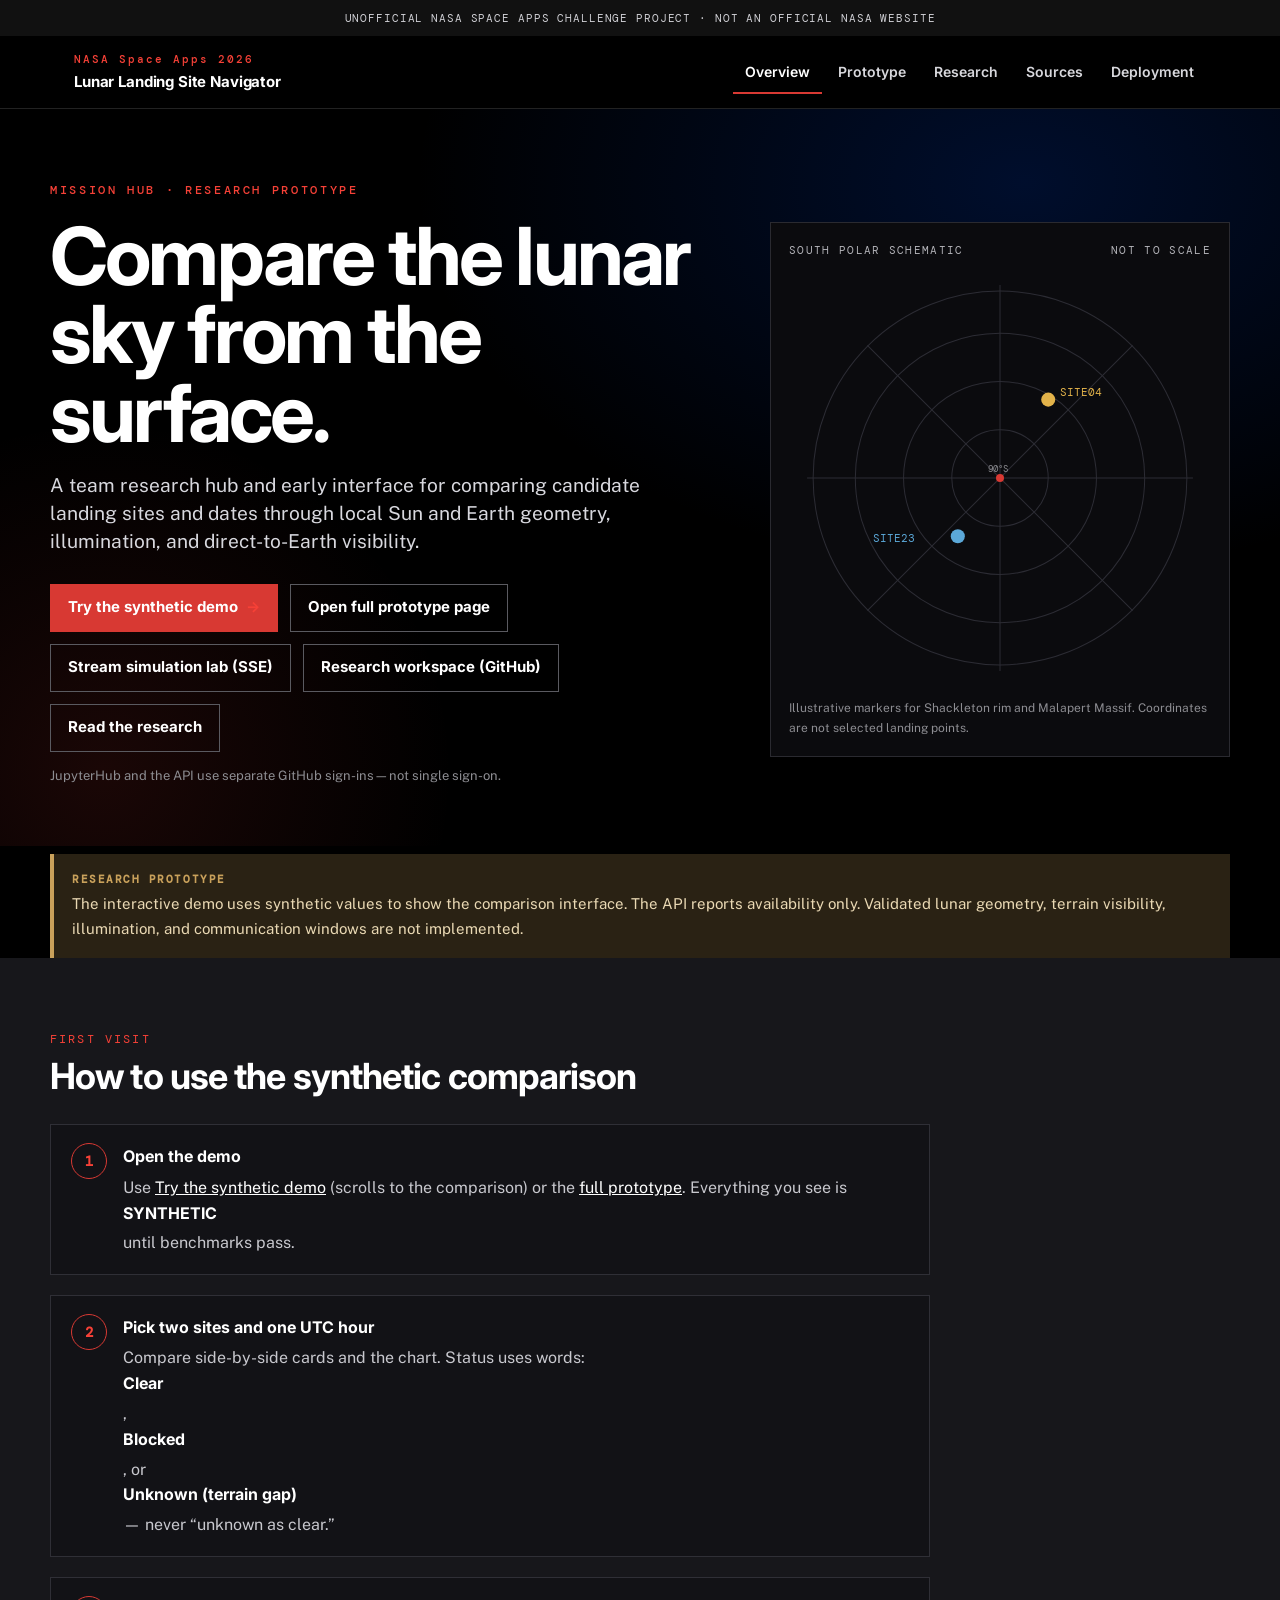
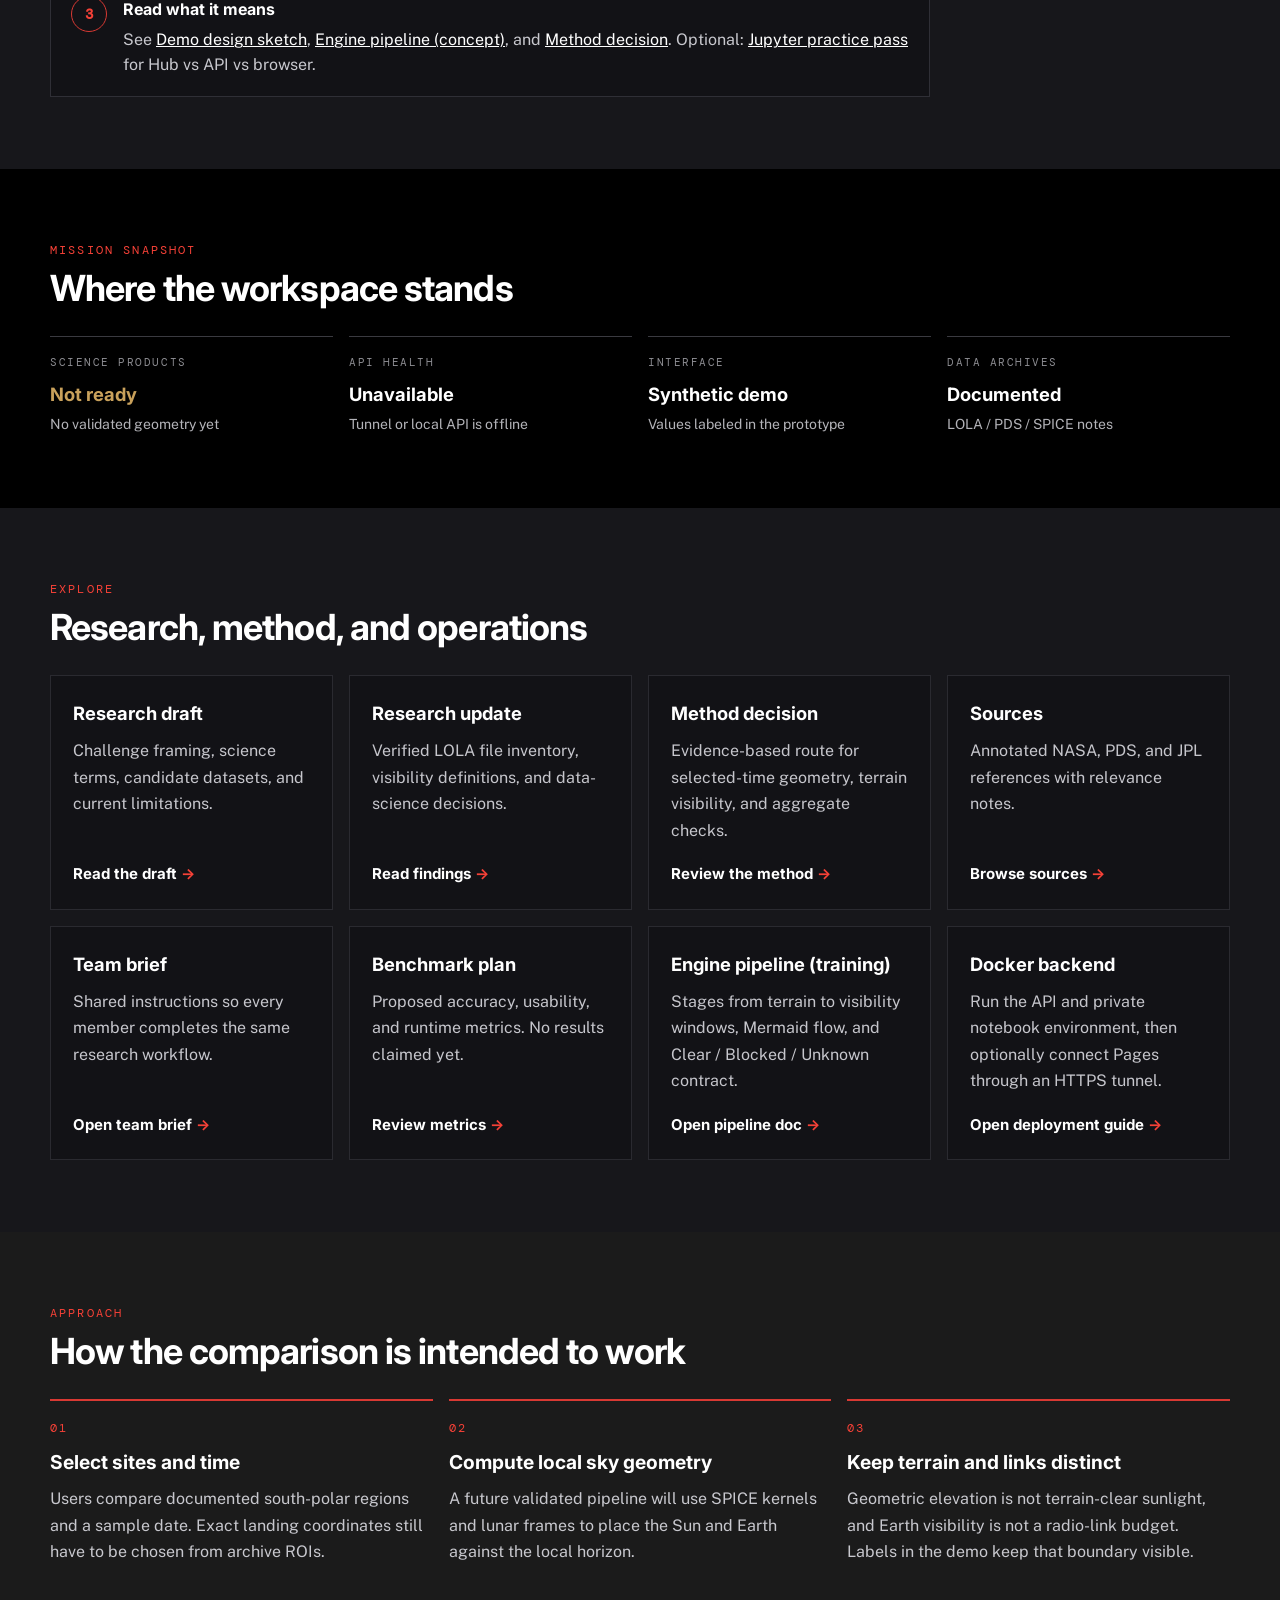
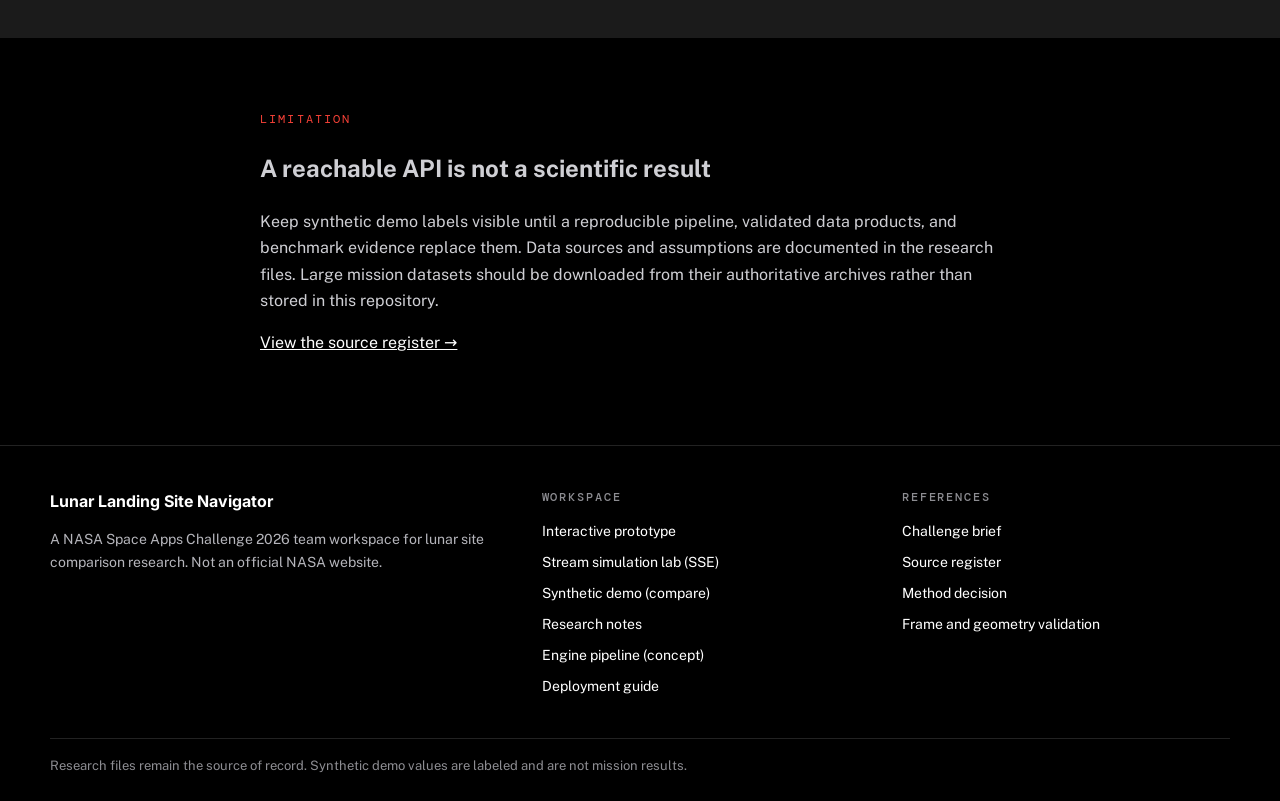
<file: docs/index.html>
<!doctype html>
<html lang="en">
<head>
  <meta charset="utf-8">
  <meta name="viewport" content="width=device-width, initial-scale=1">
  <meta name="description" content="NASA Space Apps 2026 team workspace for comparing lunar landing sites through Sun and Earth geometry research.">
  <title>Lunar Landing Site Navigator</title>
  <link rel="preconnect" href="https://fonts.googleapis.com">
  <link rel="preconnect" href="https://fonts.gstatic.com" crossorigin>
  <link href="https://fonts.googleapis.com/css2?family=DM+Mono:wght@400;500&family=Inter:wght@400;600;700&family=Public+Sans:ital,wght@0,400;0,600;0,700;1,400&display=swap" rel="stylesheet">
  <link rel="stylesheet" href="assets/css/site.css">
</head>
<body data-page="overview" data-root="">
  <a class="skip-link" href="#main">Skip to main content</a>
  <div class="site-banner">Unofficial NASA Space Apps Challenge project · Not an official NASA website</div>
  <header id="site-header" class="site-header"></header>
  <main id="main">
    <section class="hero">
      <div class="wrap hero-grid">
        <div class="hero-copy">
          <p class="kicker">Mission hub · Research prototype</p>
          <h1>Compare the lunar sky from the surface.</h1>
          <p class="lead">A team research hub and early interface for comparing candidate landing sites and dates through local Sun and Earth geometry, illumination, and direct-to-Earth visibility.</p>
          <div class="hero-actions">
            <a class="btn btn-primary" href="prototype/#compare-demo">Try the synthetic demo <span class="arrow" aria-hidden="true">→</span></a>
            <a class="btn btn-ghost" href="prototype/">Open full prototype page</a>
            <a class="btn btn-ghost" href="prototype/stream.html">Stream simulation lab (SSE)</a>
            <a class="btn btn-ghost" id="hub-entry-link" href="#" rel="noopener">Research workspace (GitHub)</a>
            <a class="btn btn-ghost" href="documents.html?doc=RESEARCH_DRAFT.md">Read the research</a>
          </div>
          <p class="hero-note" id="team-auth-note">JupyterHub and the API use separate GitHub sign-ins—not single sign-on.</p>
        </div>
        <aside class="polar-panel" aria-label="Illustrative south-polar site map">
          <div class="polar-meta"><span>South polar schematic</span><span>Not to scale</span></div>
          <svg class="polar-svg" viewBox="0 0 420 420" role="img" aria-label="Illustrative south pole grid with two candidate regions marked">
            <rect width="420" height="420" fill="#0b0b0e"/>
            <g fill="none" stroke="#2c2c34" stroke-width="1">
              <circle cx="210" cy="210" r="48"/>
              <circle cx="210" cy="210" r="96"/>
              <circle cx="210" cy="210" r="144"/>
              <circle cx="210" cy="210" r="186"/>
              <path d="M210 18V402 M18 210H402 M78 78L342 342 M342 78L78 342"/>
            </g>
            <circle cx="210" cy="210" r="4" fill="#d83933"/>
            <circle cx="258" cy="132" r="7" fill="#e3b34a"/>
            <circle cx="168" cy="268" r="7" fill="#5ba8d8"/>
            <text x="270" y="128" fill="#e3b34a" font-size="11" font-family="DM Mono, monospace">SITE04</text>
            <text x="84" y="274" fill="#5ba8d8" font-size="11" font-family="DM Mono, monospace">SITE23</text>
            <text x="198" y="204" fill="#8d8d92" font-size="9" font-family="DM Mono, monospace">90°S</text>
          </svg>
          <p class="polar-caption">Illustrative markers for Shackleton rim and Malapert Massif. Coordinates are not selected landing points.</p>
        </aside>
      </div>
    </section>

    <div class="wrap">
      <div class="alert" role="status">
        <div>
          <strong>Research prototype</strong>
          <p>The interactive demo uses synthetic values to show the comparison interface. The API reports availability only. Validated lunar geometry, terrain visibility, illumination, and communication windows are not implemented.</p>
        </div>
      </div>
    </div>

    <section class="band band-carbon" aria-labelledby="onboard-title">
      <div class="wrap">
        <div class="section-head">
          <div>
            <p class="section-kicker">First visit</p>
            <h2 id="onboard-title">How to use the synthetic comparison</h2>
          </div>
        </div>
        <ol class="flow-steps" role="list">
          <li>
            <span class="flow-step-num" aria-hidden="true">1</span>
            <div>
              <strong>Open the demo</strong>
              <p>Use <a href="prototype/#compare-demo">Try the synthetic demo</a> (scrolls to the comparison) or the <a href="prototype/">full prototype</a>. Everything you see is <strong>SYNTHETIC</strong> until benchmarks pass.</p>
            </div>
          </li>
          <li>
            <span class="flow-step-num" aria-hidden="true">2</span>
            <div>
              <strong>Pick two sites and one UTC hour</strong>
              <p>Compare side-by-side cards and the chart. Status uses words: <strong>Clear</strong>, <strong>Blocked</strong>, or <strong>Unknown (terrain gap)</strong> — never “unknown as clear.”</p>
            </div>
          </li>
          <li>
            <span class="flow-step-num" aria-hidden="true">3</span>
            <div>
              <strong>Read what it means</strong>
              <p>See <a href="documents.html?doc=DEMO_DESIGN_SKETCH.md">Demo design sketch</a>, <a href="documents.html?doc=ENGINE_CALCULATION_PIPELINE.md">Engine pipeline (concept)</a>, and <a href="documents.html?doc=METHOD_DECISION.md">Method decision</a>. Optional: <a href="documents.html?doc=JUPYTER_PRACTICE_PASS.md">Jupyter practice pass</a> for Hub vs API vs browser.</p>
            </div>
          </li>
        </ol>
      </div>
    </section>

    <section class="band band-black" aria-labelledby="snapshot-title">
      <div class="wrap">
        <div class="section-head">
          <div>
            <p class="section-kicker">Mission snapshot</p>
            <h2 id="snapshot-title">Where the workspace stands</h2>
          </div>
        </div>
        <div class="stat-grid">
          <div class="stat warn">
            <small>Science products</small>
            <strong>Not ready</strong>
            <div class="state">No validated geometry yet</div>
          </div>
          <div class="stat" id="api-stat">
            <small>API health</small>
            <strong id="api-stat-value">Checking</strong>
            <div class="state" id="api-stat-note">Service availability only</div>
          </div>
          <div class="stat">
            <small>Interface</small>
            <strong>Synthetic demo</strong>
            <div class="state">Values labeled in the prototype</div>
          </div>
          <div class="stat">
            <small>Data archives</small>
            <strong>Documented</strong>
            <div class="state">LOLA / PDS / SPICE notes</div>
          </div>
        </div>
      </div>
    </section>

    <section class="band band-carbon" aria-labelledby="explore-title">
      <div class="wrap">
        <div class="section-head">
          <div>
            <p class="section-kicker">Explore</p>
            <h2 id="explore-title">Research, method, and operations</h2>
          </div>
        </div>
        <div class="card-grid">
          <article class="card">
            <h3>Research draft</h3>
            <p>Challenge framing, science terms, candidate datasets, and current limitations.</p>
            <a class="card-link" href="documents.html?doc=RESEARCH_DRAFT.md">Read the draft</a>
          </article>
          <article class="card">
            <h3>Research update</h3>
            <p>Verified LOLA file inventory, visibility definitions, and data-science decisions.</p>
            <a class="card-link" href="documents.html?doc=RESEARCH_UPDATE.md">Read findings</a>
          </article>
          <article class="card">
            <h3>Method decision</h3>
            <p>Evidence-based route for selected-time geometry, terrain visibility, and aggregate checks.</p>
            <a class="card-link" href="documents.html?doc=METHOD_DECISION.md">Review the method</a>
          </article>
          <article class="card">
            <h3>Sources</h3>
            <p>Annotated NASA, PDS, and JPL references with relevance notes.</p>
            <a class="card-link" href="documents.html?doc=SOURCES.md">Browse sources</a>
          </article>
          <article class="card">
            <h3>Team brief</h3>
            <p>Shared instructions so every member completes the same research workflow.</p>
            <a class="card-link" href="documents.html?doc=TEAM_BRIEF.md">Open team brief</a>
          </article>
          <article class="card">
            <h3>Benchmark plan</h3>
            <p>Proposed accuracy, usability, and runtime metrics. No results claimed yet.</p>
            <a class="card-link" href="documents.html?doc=BENCHMARK_PLAN.md">Review metrics</a>
          </article>
          <article class="card">
            <h3>Engine pipeline (training)</h3>
            <p>Stages from terrain to visibility windows, Mermaid flow, and Clear / Blocked / Unknown contract.</p>
            <a class="card-link" href="documents.html?doc=ENGINE_CALCULATION_PIPELINE.md">Open pipeline doc</a>
          </article>
          <article class="card">
            <h3>Docker backend</h3>
            <p>Run the API and private notebook environment, then optionally connect Pages through an HTTPS tunnel.</p>
            <a class="card-link" href="documents.html?doc=DEPLOYMENT.md">Open deployment guide</a>
          </article>
        </div>
      </div>
    </section>

    <section class="band band-ink" aria-labelledby="approach-title">
      <div class="wrap">
        <div class="section-head">
          <div>
            <p class="section-kicker">Approach</p>
            <h2 id="approach-title">How the comparison is intended to work</h2>
          </div>
        </div>
        <div class="step-grid">
          <article class="step">
            <div class="step-num">01</div>
            <h3>Select sites and time</h3>
            <p>Users compare documented south-polar regions and a sample date. Exact landing coordinates still have to be chosen from archive ROIs.</p>
          </article>
          <article class="step">
            <div class="step-num">02</div>
            <h3>Compute local sky geometry</h3>
            <p>A future validated pipeline will use SPICE kernels and lunar frames to place the Sun and Earth against the local horizon.</p>
          </article>
          <article class="step">
            <div class="step-num">03</div>
            <h3>Keep terrain and links distinct</h3>
            <p>Geometric elevation is not terrain-clear sunlight, and Earth visibility is not a radio-link budget. Labels in the demo keep that boundary visible.</p>
          </article>
        </div>
      </div>
    </section>

    <section class="band band-black">
      <div class="wrap limit-box">
        <p class="section-kicker">Limitation</p>
        <h2>A reachable API is not a scientific result</h2>
        <p>Keep synthetic demo labels visible until a reproducible pipeline, validated data products, and benchmark evidence replace them. Data sources and assumptions are documented in the research files. Large mission datasets should be downloaded from their authoritative archives rather than stored in this repository.</p>
        <p><a href="documents.html?doc=SOURCES.md">View the source register →</a></p>
      </div>
    </section>
  </main>
  <footer id="site-footer" class="site-footer"></footer>
  <script src="assets/js/navigator-config.js"></script>
  <script src="prototype/config.js"></script>
  <script src="assets/js/site.js"></script>
  <script>
    (function () {
      const hub = window.NAVIGATOR_CONFIG?.hubBaseUrl?.replace(/\/$/, "");
      const link = document.getElementById("hub-entry-link");
      if (link && hub) link.href = hub + "/";
    })();
  </script>
  <script>
    (async function () {
      const value = document.getElementById("api-stat-value");
      const note = document.getElementById("api-stat-note");
      const stat = document.getElementById("api-stat");
      const baseUrl = window.NAVIGATOR_CONFIG?.apiBaseUrl?.replace(/\/$/, "");
      if (!baseUrl) {
        value.textContent = "Not connected";
        return;
      }
      try {
        const response = await fetch(`${baseUrl}/health`, { headers: { Accept: "application/json" } });
        const health = await response.json();
        value.textContent = "Reachable";
        stat.classList.add("online");
        note.textContent = health.science_calculations_ready
          ? "Science still requires validation"
          : "Calculations are not implemented";
      } catch {
        value.textContent = "Unavailable";
        note.textContent = "Tunnel or local API is offline";
      }
    })();
  </script>
</body>
</html>
</file>
<file: docs/assets/css/site.css>
:root {
  --nasa-red: #d83933;
  --nasa-red-bright: #f64137;
  --nasa-blue: #0032a0;
  --black: #000;
  --carbon: #17171b;
  --ink: #1b1b1b;
  --graphite: #2b2b30;
  --paper: #f6f6f6;
  --white: #fff;
  --muted: #8d8d92;
  --label: #b3b3b8;
  --line: #2e2e34;
  --gold: #c9a15b;
  --gold-bg: #2a2214;
  --green: #3ea072;
  --green-bg: #10251c;
  --sun: #e3b34a;
  --earth: #5ba8d8;
  --danger: #ff8a8a;
  --header-h: 72px;
  --banner-h: 36px;
  --max: 1180px;
  --font-ui: Inter, ui-sans-serif, system-ui, sans-serif;
  --font-body: "Public Sans", ui-sans-serif, system-ui, sans-serif;
  --font-mono: "DM Mono", ui-monospace, monospace;
}

*,
*::before,
*::after { box-sizing: border-box; }

html { scroll-behavior: smooth; }

body {
  margin: 0;
  min-height: 100vh;
  background: var(--black);
  color: var(--white);
  font-family: var(--font-body);
  font-size: 16px;
  line-height: 1.65;
}

img, svg { max-width: 100%; display: block; }
button, input, select { font: inherit; color: inherit; }
a { color: inherit; }
.visually-hidden {
  position: absolute;
  width: 1px;
  height: 1px;
  overflow: hidden;
  clip: rect(0, 0, 0, 0);
  white-space: nowrap;
}

.skip-link {
  position: absolute;
  left: 12px;
  top: -48px;
  z-index: 80;
  background: var(--nasa-red);
  color: var(--white);
  padding: 8px 12px;
  font-family: var(--font-ui);
  font-weight: 700;
}
.skip-link:focus { top: 8px; }

.site-banner {
  min-height: var(--banner-h);
  background: #111;
  color: #cfcfd4;
  font-family: var(--font-mono);
  font-size: 11px;
  letter-spacing: .08em;
  text-transform: uppercase;
  display: flex;
  align-items: center;
  justify-content: center;
  padding: 8px 16px;
  text-align: center;
}

.site-header {
  position: sticky;
  top: 0;
  z-index: 40;
  background: rgba(0, 0, 0, .92);
  backdrop-filter: blur(16px);
  border-bottom: 1px solid #222;
}

.header-inner {
  max-width: var(--max);
  margin: 0 auto;
  min-height: var(--header-h);
  padding: 0 24px;
  display: flex;
  align-items: center;
  justify-content: space-between;
  gap: 24px;
}

.brand {
  display: flex;
  flex-direction: column;
  gap: 2px;
  text-decoration: none;
  min-width: 0;
}
.brand-kicker {
  font-family: var(--font-mono);
  font-size: 11px;
  letter-spacing: .18em;
  color: var(--nasa-red-bright);
  font-weight: 500;
}
.brand-name {
  font-family: var(--font-ui);
  font-weight: 700;
  font-size: 15px;
  letter-spacing: -.01em;
}

.nav-toggle {
  display: none;
  background: transparent;
  border: 1px solid #444;
  color: var(--white);
  width: 44px;
  height: 44px;
  border-radius: 2px;
}
.nav-toggle span {
  display: block;
  width: 18px;
  height: 1.5px;
  background: currentColor;
  margin: 4px auto;
}

.site-nav {
  display: flex;
  align-items: center;
  gap: 4px;
}
.site-nav a {
  font-family: var(--font-ui);
  font-size: 14px;
  font-weight: 600;
  text-decoration: none;
  padding: 10px 12px;
  color: #d7d7dc;
}
.site-nav a:hover,
.site-nav a:focus-visible { color: var(--white); }
.site-nav a[aria-current="page"] {
  color: var(--white);
  box-shadow: inset 0 -2px 0 var(--nasa-red);
}

.wrap {
  width: min(100% - 48px, var(--max));
  margin-inline: auto;
}

.hero {
  position: relative;
  overflow: hidden;
  padding: 72px 0 48px;
  background:
    radial-gradient(ellipse at 80% 10%, rgba(0, 50, 160, .28), transparent 42%),
    radial-gradient(circle at 8% 90%, rgba(216, 57, 51, .12), transparent 26%),
    var(--black);
}
.hero-grid {
  display: grid;
  grid-template-columns: minmax(0, 1.15fr) minmax(280px, .85fr);
  gap: 48px;
  align-items: center;
}
.hero-copy { max-width: 640px; }
.kicker {
  font-family: var(--font-mono);
  font-size: 12px;
  font-weight: 500;
  letter-spacing: .22em;
  text-transform: uppercase;
  color: var(--nasa-red-bright);
  margin: 0 0 16px;
}
.hero h1,
.page-hero h1 {
  font-family: var(--font-ui);
  font-weight: 700;
  letter-spacing: -.035em;
  line-height: .98;
  margin: 0 0 20px;
  font-size: clamp(2.6rem, 7vw, 5rem);
}
.lead {
  font-size: clamp(1.05rem, 2vw, 1.2rem);
  font-weight: 400;
  line-height: 1.45;
  color: #d8d8de;
  margin: 0 0 28px;
  max-width: 46rem;
}
.hero-actions {
  display: flex;
  flex-wrap: wrap;
  gap: 12px;
}

.btn {
  display: inline-flex;
  align-items: center;
  justify-content: center;
  gap: 8px;
  min-height: 48px;
  padding: 0 18px;
  border: 0;
  text-decoration: none;
  font-family: var(--font-ui);
  font-weight: 700;
  font-size: 15px;
  cursor: pointer;
}
.btn-primary {
  background: var(--nasa-red);
  color: var(--white);
}
.btn-primary:hover,
.btn-primary:focus-visible { background: #c12f2a; }
.btn-ghost {
  background: transparent;
  color: var(--white);
  box-shadow: inset 0 0 0 1px #5a5a60;
}
.btn-ghost:hover,
.btn-ghost:focus-visible { box-shadow: inset 0 0 0 1px var(--white); }
.btn .arrow { color: var(--nasa-red-bright); }

.polar-panel {
  position: relative;
  aspect-ratio: 1;
  max-width: 460px;
  margin-left: auto;
  border: 1px solid #2a2a30;
  background: #0b0b0e;
  padding: 18px;
}
.polar-meta {
  display: flex;
  justify-content: space-between;
  font-family: var(--font-mono);
  font-size: 11px;
  letter-spacing: .12em;
  text-transform: uppercase;
  color: var(--label);
  margin-bottom: 8px;
}
.polar-svg { width: 100%; height: auto; }
.polar-caption {
  margin: 10px 0 0;
  color: var(--muted);
  font-size: 12px;
}

.alert {
  display: flex;
  gap: 16px;
  padding: 16px 18px;
  border-left: 4px solid var(--gold);
  background: var(--gold-bg);
  color: #f3e4c4;
  margin: 8px 0 0;
}
.alert strong {
  display: block;
  font-family: var(--font-mono);
  font-size: 11px;
  letter-spacing: .14em;
  text-transform: uppercase;
  color: var(--gold);
  margin-bottom: 4px;
}
.alert p { margin: 0; color: #ead9b4; font-size: 15px; }

.band { padding: 72px 0; }
.band-carbon { background: var(--carbon); }
.band-ink { background: var(--ink); }
.band-black { background: var(--black); }

.section-head {
  display: flex;
  justify-content: space-between;
  align-items: end;
  gap: 24px;
  margin-bottom: 28px;
}
.section-head h2,
.page-hero h2,
.doc-article h1 {
  font-family: var(--font-ui);
  font-weight: 700;
  letter-spacing: -.025em;
  line-height: 1.08;
  margin: 0;
  font-size: clamp(1.7rem, 3vw, 2.25rem);
}
.section-kicker {
  font-family: var(--font-mono);
  font-size: 12px;
  letter-spacing: .18em;
  text-transform: uppercase;
  color: var(--nasa-red-bright);
  margin: 0 0 8px;
}

.stat-grid,
.card-grid,
.step-grid {
  display: grid;
  gap: 16px;
}
.stat-grid { grid-template-columns: repeat(4, 1fr); }
.card-grid { grid-template-columns: repeat(auto-fit, minmax(250px, 1fr)); }
.step-grid { grid-template-columns: repeat(3, 1fr); }

.stat {
  border-top: 1px solid #3a3a40;
  padding-top: 16px;
}
.stat small {
  display: block;
  font-family: var(--font-mono);
  font-size: 11px;
  letter-spacing: .14em;
  text-transform: uppercase;
  color: var(--muted);
  margin-bottom: 8px;
}
.stat strong {
  display: block;
  font-family: var(--font-ui);
  font-size: 1.15rem;
  font-weight: 700;
}
.stat .state { color: var(--label); font-size: 14px; margin-top: 4px; }
.stat.online strong { color: var(--green); }
.stat.warn strong { color: var(--gold); }

.card {
  background: #121216;
  border: 1px solid #2a2a30;
  padding: 22px;
  display: flex;
  flex-direction: column;
  min-height: 100%;
}
.card h3 {
  font-family: var(--font-ui);
  font-size: 1.15rem;
  margin: 0 0 10px;
}
.card p {
  color: #c6c6cc;
  margin: 0 0 18px;
  flex: 1;
}
.card-link {
  font-family: var(--font-ui);
  font-weight: 700;
  font-size: 15px;
  text-decoration: none;
  color: var(--white);
}
.card-link::after {
  content: " →";
  color: var(--nasa-red-bright);
}
.card-link:hover { text-decoration: underline; }
.card:hover { border-color: #4a4a52; }

.step {
  border-top: 2px solid var(--nasa-red);
  padding-top: 18px;
}
.step-num {
  font-family: var(--font-mono);
  color: var(--nasa-red-bright);
  letter-spacing: .16em;
  font-size: 12px;
}
.step h3 {
  font-family: var(--font-ui);
  margin: 8px 0;
  font-size: 1.2rem;
}
.step p { margin: 0; color: #c8c8ce; }

.flow-steps {
  list-style: none;
  margin: 0;
  padding: 0;
  max-width: 880px;
  display: flex;
  flex-direction: column;
  gap: 20px;
}
.flow-steps li {
  display: grid;
  grid-template-columns: auto 1fr;
  gap: 16px;
  align-items: start;
  padding: 18px 20px;
  border: 1px solid #2f2f36;
  background: #121216;
}
.flow-step-num {
  display: flex;
  align-items: center;
  justify-content: center;
  width: 36px;
  height: 36px;
  border-radius: 50%;
  border: 1px solid var(--nasa-red);
  color: var(--nasa-red-bright);
  font-family: var(--font-mono);
  font-size: 14px;
  font-weight: 700;
}
.flow-steps strong { color: var(--white); display: block; margin-bottom: 6px; font-family: var(--font-ui); }
.flow-steps p { margin: 0; color: #c8c8ce; line-height: 1.55; }
.flow-steps a { color: var(--white); }

.limit-box {
  max-width: 760px;
  color: #cfcfd4;
}
.limit-box a { color: var(--white); }

.site-footer {
  border-top: 1px solid #222;
  background: var(--black);
  padding: 42px 0 24px;
  color: #b5b5bb;
  font-size: 14px;
}
.footer-grid {
  display: grid;
  grid-template-columns: 1.4fr 1fr 1fr;
  gap: 32px;
  margin-bottom: 32px;
}
.footer-brand {
  font-family: var(--font-ui);
  font-weight: 700;
  color: var(--white);
  font-size: 16px;
  margin-bottom: 8px;
}
.site-footer a { color: var(--white); text-decoration: none; }
.site-footer a:hover { text-decoration: underline; }
.site-footer ul { list-style: none; margin: 0; padding: 0; }
.site-footer li { margin: 0 0 8px; }
.footer-col h2 {
  font-family: var(--font-mono);
  font-size: 12px;
  letter-spacing: .16em;
  text-transform: uppercase;
  color: var(--muted);
  margin: 0 0 12px;
  font-weight: 500;
}
.footer-legal {
  border-top: 1px solid #222;
  padding-top: 16px;
  color: #8d8d92;
  font-size: 13px;
}

/* Documents: NASAWDS-style light reading surface */
body.theme-docs {
  background: var(--paper);
  color: #1b1b1b;
}
body.theme-docs .site-header {
  background: rgba(0, 0, 0, .96);
  color: var(--white);
}
body.theme-docs .site-footer {
  background: var(--black);
  color: #b5b5bb;
}
.doc-shell {
  display: grid;
  grid-template-columns: 250px minmax(0, 1fr) 210px;
  gap: 36px;
  width: min(100% - 48px, 1240px);
  margin: 0 auto;
  padding: 36px 0 80px;
  align-items: start;
}
.doc-nav,
.doc-toc {
  position: sticky;
  top: calc(var(--header-h) + 24px);
}
.doc-nav h2,
.doc-toc h2 {
  font-family: var(--font-mono);
  font-size: 11px;
  letter-spacing: .16em;
  text-transform: uppercase;
  color: #6b6b70;
  margin: 0 0 12px;
  font-weight: 500;
}
.doc-nav a,
.doc-toc a {
  display: block;
  text-decoration: none;
  color: #2b2b30;
  padding: 8px 0 8px 12px;
  border-left: 2px solid transparent;
  font-family: var(--font-ui);
  font-size: 14px;
  font-weight: 600;
}
.doc-nav a:hover,
.doc-toc a:hover { color: var(--nasa-blue); }
.doc-nav a[aria-current="page"] {
  border-left-color: var(--nasa-red);
  color: var(--nasa-red);
}
.doc-toc a {
  font-weight: 400;
  color: #4a4a50;
  font-size: 13px;
}
.doc-nav-select { display: none; width: 100%; margin-bottom: 20px; min-height: 44px; background: var(--white); border: 1px solid #cfcfd4; padding: 8px; }

.doc-article {
  background: var(--white);
  border: 1px solid #e4e4e7;
  padding: clamp(24px, 4vw, 48px);
  min-height: 60vh;
}
.doc-article .doc-kicker {
  font-family: var(--font-mono);
  font-size: 12px;
  letter-spacing: .16em;
  text-transform: uppercase;
  color: var(--nasa-red);
  margin: 0 0 10px;
}
.doc-article h1 {
  color: #111;
  margin-bottom: 12px;
}
.doc-article h2,
.doc-article h3,
.doc-article h4 {
  font-family: var(--font-ui);
  color: #111;
  letter-spacing: -.02em;
  scroll-margin-top: 96px;
}
.doc-article h2 { font-size: 1.55rem; margin: 2rem 0 .8rem; }
.doc-article h3 { font-size: 1.2rem; margin: 1.6rem 0 .6rem; }
.doc-article p, .doc-article li { color: #2c2c32; }
.doc-article a { color: var(--nasa-blue); }
.doc-article a:hover { color: var(--nasa-red); }
.doc-article .table-wrap { overflow-x: auto; margin: 16px 0 24px; }
.doc-article table {
  width: 100%;
  border-collapse: collapse;
  font-size: 14.5px;
}
.doc-article th,
.doc-article td {
  border-bottom: 1px solid #e6e6ea;
  text-align: left;
  padding: 10px 12px 10px 0;
  vertical-align: top;
}
.doc-article th { font-family: var(--font-ui); font-size: 12px; letter-spacing: .04em; text-transform: uppercase; color: #555; }
.doc-article pre {
  background: #17171b;
  color: #f3f3f6;
  padding: 16px;
  overflow-x: auto;
  font-family: var(--font-mono);
  font-size: 13px;
  position: relative;
}
.doc-article code {
  font-family: var(--font-mono);
  font-size: .92em;
  background: #f0f0f2;
  padding: .1em .35em;
}
.doc-article pre code { background: transparent; padding: 0; color: inherit; }
.doc-article blockquote {
  margin: 16px 0;
  padding: 4px 0 4px 16px;
  border-left: 4px solid var(--nasa-red);
  color: #444;
}
.doc-article hr { border: 0; border-top: 1px solid #e6e6ea; margin: 28px 0; }
.doc-status {
  background: #fff6e8;
  border: 1px solid #ead7a8;
  color: #5c4716;
  padding: 12px 14px;
  margin: 0 0 24px;
  font-size: 14px;
}
.doc-error { color: #8a1f1a; }
.doc-loading { color: #666; }

.copy-btn {
  position: absolute;
  top: 8px;
  right: 8px;
  background: #2b2b30;
  color: #fff;
  border: 0;
  padding: 6px 8px;
  font-size: 11px;
  font-family: var(--font-ui);
  cursor: pointer;
}

/* Prototype console */
.page-hero { padding: 48px 0 8px; }
.page-hero p { color: #cfcfd4; max-width: 640px; }
.page-hero-links {
  display: flex;
  flex-wrap: wrap;
  gap: 14px 20px;
  margin: 20px 0 0;
  padding: 0;
}
.text-link {
  color: var(--white);
  font-family: var(--font-ui);
  font-weight: 600;
  font-size: 14px;
  text-decoration: underline;
  text-underline-offset: 3px;
}
.text-link:hover { color: var(--nasa-red-bright); }

.quick-start {
  margin: 8px 0 24px;
  padding: 20px 22px;
  border: 1px solid #3a3a42;
  background: linear-gradient(180deg, #15151a, #0e0e12);
}
.quick-start-heading {
  font-family: var(--font-ui);
  font-size: 1.2rem;
  margin: 0 0 12px;
}
.quick-start-list {
  margin: 0 0 12px 1.1rem;
  padding: 0;
  color: #d0d0d6;
  line-height: 1.6;
}
.quick-start-list li { margin: 0 0 8px; }
.quick-start-hint {
  margin: 0;
  font-size: 13px;
  color: var(--muted);
  font-family: var(--font-mono);
}

#compare-demo {
  scroll-margin-top: calc(var(--banner-h) + var(--header-h) + 16px);
}

.prototype-advanced {
  margin-top: 32px;
  margin-bottom: 48px;
  border: 1px solid #333;
  background: #0e0e12;
  border-radius: 4px;
}
.prototype-advanced summary {
  cursor: pointer;
  padding: 16px 20px;
  font-family: var(--font-ui);
  font-weight: 700;
  font-size: 1rem;
  list-style: none;
  display: flex;
  justify-content: space-between;
  align-items: center;
  gap: 12px;
}
.prototype-advanced summary::-webkit-details-marker { display: none; }
.prototype-advanced summary::after {
  content: "";
  flex-shrink: 0;
  width: 8px;
  height: 8px;
  border-right: 2px solid var(--muted);
  border-bottom: 2px solid var(--muted);
  transform: rotate(45deg);
  transition: transform 0.2s ease;
}
.prototype-advanced[open] summary::after {
  transform: rotate(-135deg);
}
.prototype-advanced-lede {
  margin: 0 20px 16px;
  padding: 0 0 16px;
  border-bottom: 1px solid #2a2a30;
  color: var(--label);
  font-size: 14px;
}
.prototype-advanced-inner { margin-left: 0; margin-right: 0; border-radius: 0; border-left: none; border-right: none; }

.console-alert { margin: 20px 0 12px; }
.status-row { display: flex; gap: 10px; flex-wrap: wrap; margin: 0 0 22px; }
.status-chip {
  font-family: var(--font-mono);
  font-size: 12px;
  letter-spacing: .08em;
  text-transform: uppercase;
  padding: 8px 12px;
  border: 1px solid #333;
  color: var(--label);
}
.status-chip.online { border-color: #245c43; color: var(--green); background: var(--green-bg); }
.status-chip.offline { border-color: #5a4a28; color: var(--gold); background: var(--gold-bg); }

.controls {
  display: grid;
  grid-template-columns: 1fr 1fr 1fr 1.25fr;
  gap: 12px;
  background: var(--carbon);
  border: 1px solid #2a2a30;
  padding: 18px;
}
.controls label {
  display: flex;
  flex-direction: column;
  gap: 8px;
  font-family: var(--font-mono);
  font-size: 11px;
  letter-spacing: .12em;
  text-transform: uppercase;
  color: var(--label);
}
.controls select,
.controls input[type="date"] {
  background: #0c0c0f;
  border: 1px solid #3a3a40;
  min-height: 44px;
  padding: 8px 10px;
  color: var(--white);
}
.controls select:focus,
.controls input:focus { outline: 2px solid var(--nasa-red); outline-offset: 1px; }
.time-control { display: grid; grid-template-columns: 1fr auto; align-items: center; }
.time-control input { grid-column: 1 / 3; width: 100%; accent-color: var(--nasa-red); }
#time-label { font-family: var(--font-mono); color: var(--white); }
.time-scale {
  display: flex;
  justify-content: space-between;
  color: #7a7a80;
  font-family: var(--font-mono);
  font-size: 11px;
  margin: 8px 2px 24px;
}

.controls-help {
  grid-column: 1 / -1;
  margin: 0 2px 12px;
  padding: 12px 14px;
  font-size: 13px;
  color: var(--label);
  line-height: 1.5;
  border: 1px solid #2f2f36;
  background: #121216;
}

.cards { display: grid; grid-template-columns: 1fr 1fr; gap: 16px; }
.site-card,
.chart-card {
  background: linear-gradient(180deg, #16161b, #101014);
  border: 1px solid #2a2a30;
  padding: 22px;
}
.site-heading { display: flex; justify-content: space-between; gap: 12px; align-items: start; }
.site-heading h2 { font-family: var(--font-ui); font-size: 1.45rem; margin: 4px 0 0; }
.site-id {
  font-family: var(--font-mono);
  font-size: 11px;
  letter-spacing: .14em;
  color: var(--earth);
}
.demo-chip {
  border: 1px solid #6a552a;
  color: var(--gold);
  padding: 4px 8px;
  font-family: var(--font-mono);
  font-size: 11px;
  letter-spacing: .08em;
}
.metrics { display: grid; grid-template-columns: 1fr 1fr; gap: 12px; margin-top: 18px; }
.metrics-visibility { grid-template-columns: 1fr; }
.metric { border-top: 1px solid #2f2f36; padding-top: 12px; }
.metric small { display: block; color: var(--muted); font-size: 12px; }
.metric strong { display: block; font-family: var(--font-ui); font-size: 1.35rem; margin-top: 4px; }
.state { font-size: 13px; margin-top: 4px; color: var(--label); }
.positive { color: var(--green); }
.negative { color: var(--danger); }

.visibility-grid {
  display: grid;
  grid-template-columns: 1fr 1fr;
  gap: 12px;
  margin-top: 8px;
}
.visibility-block { margin-bottom: 4px; }
.visibility-heading {
  font-family: var(--font-ui);
  font-size: 1rem;
  margin: 0 0 4px;
  color: var(--white);
}
.visibility-meta { font-size: 12px; color: var(--muted); margin: 0 0 8px; }
.slot-label { font-size: 12px; color: var(--muted); margin: 6px 0 0; }
.sim-contract {
  font-size: 12px;
  color: var(--gold);
  margin: 10px 0 0;
  line-height: 1.45;
}
.metric-visibility .status-text { font-size: 1.1rem; }

.compare-strip-wrap {
  margin-top: 8px;
  margin-bottom: 8px;
}
.compare-strip-title {
  font-family: var(--font-ui);
  font-size: 1.15rem;
  margin: 0 0 12px;
}
.compare-row {
  display: grid;
  grid-template-columns: 1fr 1fr;
  gap: 16px;
}
.compare-cell {
  background: linear-gradient(180deg, #16161b, #101014);
  border: 1px solid #2a2a30;
  padding: 18px;
}
.compare-cell-title { font-size: 1rem; margin: 0 0 8px; font-family: var(--font-ui); }
.compare-cell p { margin: 6px 0; font-size: 14px; color: #c8c8ce; }

.chart-card { margin-top: 16px; }
.chart-heading { display: flex; justify-content: space-between; gap: 20px; align-items: center; }
.chart-heading h2 { font-family: var(--font-ui); font-size: 1.25rem; margin: 6px 0 0; }
.legend {
  display: flex;
  flex-wrap: wrap;
  gap: 10px 14px;
  color: var(--muted);
  font-size: 12px;
  max-width: 420px;
  justify-content: flex-end;
}
.legend span { display: inline-flex; align-items: center; gap: 6px; }
.legend i { display: inline-block; width: 10px; height: 10px; border-radius: 50%; flex-shrink: 0; }
.legend .sun { background: var(--sun); }
.legend .earth { background: var(--earth); }
.legend .h-geo {
  width: 14px;
  height: 3px;
  border-radius: 0;
  background: #8d8d92;
}
.legend .h-terrain-a {
  width: 14px;
  height: 3px;
  border-radius: 0;
  background: var(--gold);
}
.legend .h-terrain-b {
  width: 14px;
  height: 3px;
  border-radius: 0;
  background: var(--green);
}
.chart-card svg { width: 100%; height: auto; margin-top: 14px; overflow: visible; }
.gridlines path { stroke: #2f2f36; stroke-width: 1; }
.axis-labels { fill: #8a8a90; font-size: 11px; font-family: var(--font-mono); }
.line { fill: none; stroke-width: 3; stroke-linecap: round; stroke-linejoin: round; }
.sun-line { stroke: var(--sun); }
.earth-line { stroke: var(--earth); }
.horizon-geo-line {
  stroke: #8d8d92;
  stroke-width: 2;
  stroke-dasharray: 8 5;
  opacity: 0.95;
}
.horizon-terrain-a {
  stroke: var(--gold);
  stroke-width: 2;
  opacity: 0.9;
}
.horizon-terrain-b {
  stroke: var(--green);
  stroke-width: 2;
  opacity: 0.85;
}
.cursor-line { stroke: #fff; stroke-width: 1; stroke-dasharray: 4 5; opacity: .55; }
.chart-note { color: #8d8d92; font-size: 13px; }

.sun-area { fill: url(#sun-fill); stroke: none; }
.series-dot { stroke: #0b0b0e; stroke-width: 2; }
.sun-dot { fill: var(--sun); }
.earth-dot { fill: var(--earth); }

.engine-hero {
  display: grid;
  grid-template-columns: minmax(0, 1.4fr) minmax(180px, .5fr);
  gap: 24px;
  align-items: end;
  padding: 36px 0 8px;
}
.engine-hero h1 {
  font-family: var(--font-ui);
  font-size: clamp(1.9rem, 4.4vw, 3.1rem);
  letter-spacing: -.03em;
  line-height: 1.05;
  margin: 0 0 12px;
}
.engine-hero-copy p { color: #cfcfd4; max-width: 58ch; margin: 0; }
.engine-hero-meta { display: flex; flex-direction: column; gap: 12px; align-items: flex-end; }

.starfield {
  position: fixed;
  inset: 0;
  z-index: 0;
  pointer-events: none;
  opacity: 0.45;
}
body[data-page="prototype"] .site-header,
body[data-page="prototype"] .site-banner,
body[data-page="prototype"] main,
body[data-page="prototype"] .site-footer { position: relative; z-index: 1; }

.moon-globe-wrap { margin: 0; width: min(280px, 100%); }
#moon-globe {
  width: 100%;
  height: 260px;
  border: 1px solid #2e3340;
  background: radial-gradient(circle at 40% 30%, #1a2233, #05060a 70%);
  overflow: hidden;
  cursor: grab;
  touch-action: none;
  border-radius: 4px;
  box-shadow: 0 0 48px rgba(90, 140, 200, 0.14);
}
#moon-globe:active { cursor: grabbing; }
#moon-globe canvas { display: block; width: 100%; height: 100%; }
#globe-caption {
  margin: 8px 0 0;
  font-size: 11px;
  color: #8d8d92;
  font-family: var(--font-mono);
  line-height: 1.4;
}
.globe-legend {
  list-style: none;
  margin: 8px 0 0;
  padding: 0;
  display: flex;
  flex-wrap: wrap;
  gap: 6px 10px;
  font-family: var(--font-mono);
  font-size: 10px;
  letter-spacing: .04em;
  text-transform: uppercase;
  color: #8d8d92;
}
.globe-legend li { display: flex; align-items: center; gap: 5px; }
.globe-swatch {
  width: 8px;
  height: 8px;
  border-radius: 50%;
  display: inline-block;
}
.swatch-a { background: #e3b34a; }
.swatch-b { background: #5ba8d8; }
iconify-icon {
  display: inline-block;
  width: 1em;
  height: 1em;
  vertical-align: -0.15em;
}
.status-pill iconify-icon,
.meter-head iconify-icon,
.pipe iconify-icon,
.gloss-term iconify-icon,
.kicker iconify-icon,
.legend iconify-icon {
  font-size: 14px;
  margin-right: 2px;
}
.shape-key {
  list-style: none;
  margin: 14px 0 0;
  padding: 10px 12px;
  display: flex;
  flex-wrap: wrap;
  gap: 8px 16px;
  border: 1px solid #2e3340;
  background: #10141c;
  font-family: var(--font-mono);
  font-size: 11px;
  letter-spacing: .04em;
  text-transform: uppercase;
  color: #9a9aa2;
}
.shape-key li { display: flex; align-items: center; gap: 6px; }
.shape-key iconify-icon { font-size: 15px; color: var(--gold); }

.glossary {
  list-style: none;
  margin: 14px 0 8px;
  padding: 0;
  display: flex;
  flex-wrap: wrap;
  gap: 8px 14px;
  color: #9a9aa2;
  font-size: 13px;
}
.gloss-term {
  font: inherit;
  font-family: var(--font-mono);
  font-size: 11px;
  letter-spacing: .08em;
  text-transform: uppercase;
  background: #16161c;
  color: var(--white);
  border: 1px solid #3a3a42;
  padding: 4px 8px;
  margin-right: 6px;
  cursor: pointer;
}
.gloss-term.is-on,
.gloss-term:focus-visible {
  border-color: var(--gold);
  color: var(--gold);
}
.gloss-def { margin: 0; color: var(--gold); font-size: 13px; max-width: 70ch; }

body[data-highlight="geometric"] .sky-geo-dash,
body[data-highlight="geometric"] .horizon-geo-line {
  stroke: #fff;
  stroke-width: 2.4;
}
body[data-highlight="terrain"] .sky-terrain {
  stroke: #ffe08a;
  stroke-width: 2.4;
  filter: brightness(1.12) saturate(1.05);
}
body[data-highlight="centre"] .sky-ray line {
  stroke-width: 2;
  opacity: 1;
  stroke-dasharray: 0;
}
body[data-highlight="unknown"] .sky-gap {
  stroke: #fff;
  stroke-width: 2;
}
.engine-console {
  scroll-margin-top: calc(var(--banner-h) + var(--header-h) + 12px);
}
.engine-controls {
  display: grid;
  grid-template-columns: 1fr 1fr 1fr 1.45fr;
  gap: 12px;
  background: linear-gradient(180deg, #14141a, #0e0e12);
  border: 1px solid #32323a;
  padding: 16px 18px 8px;
}
.engine-controls label {
  display: flex;
  flex-direction: column;
  gap: 8px;
  font-family: var(--font-mono);
  font-size: 11px;
  letter-spacing: .12em;
  text-transform: uppercase;
  color: var(--label);
}
.engine-controls select,
.engine-controls input[type="date"] {
  background: #0c0c0f;
  border: 1px solid #3a3a40;
  min-height: 44px;
  padding: 8px 10px;
  color: var(--white);
}
.engine-time { display: flex; flex-direction: column; gap: 8px; }
.engine-time-actions { display: flex; flex-wrap: wrap; gap: 8px; }
.engine-play[aria-pressed="true"] {
  border-color: var(--nasa-red);
  color: var(--white);
  background: #3a1210;
}
.sky-stage {
  display: grid;
  grid-template-columns: 1fr 1fr;
  gap: 16px;
  margin-top: 16px;
}
.sky-panel {
  background:
    radial-gradient(120% 80% at 50% 0%, #1a2233 0%, transparent 55%),
    linear-gradient(180deg, #12141c, #0a0b10);
  border: 1px solid #2e3340;
  padding: 16px 16px 12px;
  min-width: 0;
}
.sky-panel-head {
  display: flex;
  justify-content: space-between;
  gap: 12px;
  align-items: flex-start;
  margin-bottom: 4px;
}
.sky-panel-head h2 {
  font-family: var(--font-ui);
  font-size: 1.25rem;
  margin: 0;
}
.sky-slot {
  font-family: var(--font-mono);
  font-size: 11px;
  letter-spacing: .16em;
  text-transform: uppercase;
  color: var(--gold);
  margin: 0 0 4px;
}
.sky-pills { display: flex; flex-wrap: wrap; gap: 6px; justify-content: flex-end; }
.status-pill {
  font-family: var(--font-mono);
  font-size: 11px;
  letter-spacing: .06em;
  text-transform: uppercase;
  padding: 5px 8px;
  border: 1px solid #444;
  color: var(--white);
}
.status-pill.status-clear { border-color: #2f6d4e; background: var(--green-bg); color: #8fe0b6; }
.status-pill.status-blocked { border-color: #8a3a3a; background: #2a1212; color: #ffb4b4; }
.status-pill.status-unknown { border-color: #6a552a; background: var(--gold-bg); color: var(--gold); }
.sky-plot { width: 100%; }
.sky-svg { width: 100%; height: auto; display: block; overflow: visible; }
.sky-ring { fill: none; stroke: #2a3344; stroke-width: 1; }
.sky-ring-geo { stroke: #8d8d92; stroke-dasharray: 5 6; stroke-width: 1.4; }
.sky-geo-dash { fill: none; stroke: #9aa0aa; stroke-width: 1.2; stroke-dasharray: 7 5; opacity: .85; }
.sky-terrain {
  /* fill/stroke come from SVG (moon texture pattern + gradient edge) — keep regolith tint */
  fill-opacity: 0.94;
  stroke-width: 1.5;
}
.sky-gap { stroke: #ff8a8a; stroke-width: 1; fill-opacity: .85; }
.sky-dir { fill: #8d8d92; font-size: 12px; font-family: var(--font-mono); }
.sky-zenith { fill: #5a6270; font-size: 10px; font-family: var(--font-mono); letter-spacing: .12em; }
.sky-caption { fill: #6b6b72; font-size: 10px; font-family: var(--font-mono); }
.sky-sun,
.sky-earth {
  cursor: grab;
}
.sky-sun:active,
.sky-earth:active {
  cursor: grabbing;
}
.sky-observer {
  cursor: grab;
  outline: none;
}
.sky-observer:focus-visible {
  outline: 2px solid var(--gold);
  outline-offset: 2px;
}
.sky-observer:active {
  cursor: grabbing;
}
.sky-ray line { stroke: #e3b34a; stroke-width: 1; stroke-dasharray: 3 4; opacity: .45; }
.sky-ray.earth-ray line { stroke: #5ba8d8; }
.sky-marker { will-change: transform; }
.sky-sun-halo { fill: #e3b34a; opacity: .28; }
.sky-sun-core { fill: #ffd978; }
.sky-sun-rays { fill: #ffd27a; }
.sky-earth-halo { fill: #5ba8d8; opacity: .3; }
.sky-earth-core { fill: #6eb6e4; }
.sky-earth-eq,
.sky-earth-mer { fill: none; stroke: #0d3554; stroke-width: 1.05; }
.sky-earth-land { fill: #3d8f5a; opacity: .9; }
.sky-lander { fill: #cfd3da; stroke: #8d939c; stroke-width: 1; stroke-linecap: round; }
.sky-compass { fill: #e3b34a; }
.sky-readout {
  margin: 6px 2px 0;
  font-size: 12px;
  color: #8d8d92;
  font-family: var(--font-mono);
  line-height: 1.45;
}
.compare-hud { margin-top: 16px; }
.hud-grid {
  display: grid;
  grid-template-columns: 1fr 1fr;
  gap: 16px;
}
.hud-cell {
  border: 1px solid #2a2a30;
  background: #101014;
  padding: 16px 18px;
}
.hud-kicker {
  font-family: var(--font-mono);
  font-size: 11px;
  letter-spacing: .12em;
  text-transform: uppercase;
  color: var(--muted);
  margin: 0 0 10px;
}
.hud-detail { color: #b5b5bb; font-size: 13px; margin: 10px 0 0; }
.engine-series { margin-top: 20px; }

.pipe {
  list-style: none;
  margin: 14px 0 0;
  padding: 0;
  display: flex;
  flex-wrap: wrap;
  gap: 8px;
}
.pipe li {
  font-family: var(--font-mono);
  font-size: 11px;
  letter-spacing: .08em;
  text-transform: uppercase;
  padding: 8px 10px;
  border: 1px solid #333;
  color: #7a7a80;
}
.pipe li.is-live { color: #d8d8de; border-color: #4a4a52; }
.pipe li.is-focus {
  color: var(--white);
  border-color: var(--nasa-red);
  background: #2a1010;
}

.lesson-board {
  margin-top: 14px;
  padding: 16px 18px;
  border: 1px solid #3a3340;
  background: linear-gradient(90deg, #1a1420, #101014 40%);
}
.lesson-kicker {
  font-family: var(--font-mono);
  font-size: 11px;
  letter-spacing: .14em;
  text-transform: uppercase;
  color: var(--gold);
  margin: 0 0 8px;
}
.lesson-headline {
  font-family: var(--font-ui);
  font-size: 1.15rem;
  margin: 0 0 8px;
  color: var(--white);
}
.lesson-body { margin: 0; color: #c8c8ce; max-width: 80ch; line-height: 1.55; }

.edu-meters { display: grid; gap: 10px; margin-top: 10px; }
.meter-head {
  display: flex;
  justify-content: space-between;
  font-family: var(--font-mono);
  font-size: 11px;
  letter-spacing: .06em;
  text-transform: uppercase;
  color: var(--label);
  margin-bottom: 6px;
}
.meter-track {
  position: relative;
  height: 10px;
  background: #1c1c22;
  border: 1px solid #333;
  overflow: hidden;
}
.meter-geo,
.meter-terr,
.meter-body {
  position: absolute;
  top: 0;
  width: 3px;
  height: 100%;
  transform: translateX(-50%);
}
.meter-geo { background: #8d8d92; }
.meter-terr { background: var(--gold); width: 4px; }
.meter-body.meter-sun { background: var(--sun); width: 6px; }
.meter-body.meter-earth { background: var(--earth); width: 6px; }
.meter-note { margin: 6px 0 0; font-size: 12px; color: #8d8d92; }
.meter[data-state="unknown"] .meter-track { background: repeating-linear-gradient(45deg, #2a1212, #2a1212 4px, #1c1c22 4px, #1c1c22 8px); }

.sky-why {
  margin: 10px 2px 0;
  font-size: 13px;
  color: #cfcfd4;
  line-height: 1.5;
}
.sky-annote {
  fill: #9aa0aa;
  font-size: 10px;
  font-family: var(--font-mono);
}
.sky-annote-dim { fill: #5a6270; }
.marker-name, .marker-el {
  fill: #fff6d8;
  font-size: 10px;
  font-family: var(--font-mono);
}
.earth-name, .sky-earth .marker-el { fill: #d4eefc; }
.sky-pulse {
  fill: #e3b34a;
  opacity: 0.2;
  transform-origin: center;
  animation: skyPulse 2.4s ease-out infinite;
}
.earth-pulse { fill: #5ba8d8; }

@keyframes skyPulse {
  0% { opacity: .35; transform: scale(0.85); }
  70% { opacity: 0; transform: scale(1.55); }
  100% { opacity: 0; transform: scale(1.55); }
}

.hero-note {
  margin-top: 14px;
  max-width: 520px;
  font-size: 13px;
  color: var(--muted);
  line-height: 1.5;
}
.auth-panel {
  margin-top: 12px;
  padding: 16px 18px;
  border: 1px solid #2f2f36;
  background: #121216;
}
.auth-copy { color: var(--label); font-size: 14px; margin: 0 0 12px; max-width: 720px; }
.auth-actions { display: flex; flex-wrap: wrap; gap: 10px; align-items: center; }
.runs-list {
  list-style: none;
  padding: 0;
  margin: 12px 0 16px;
  font-family: var(--font-mono);
  font-size: 12px;
  color: var(--label);
}
.runs-list li {
  padding: 8px 0;
  border-bottom: 1px solid #2a2a30;
}

.explain { border-top: 1px solid #222; margin-top: 42px; padding: 28px 0 48px; }
.explain h2 { font-family: var(--font-ui); font-size: 1.5rem; }
.explain p { color: #c8c8ce; max-width: 680px; }
.explain a { color: var(--white); }

@media (max-width: 980px) {
  .hero-grid, .stat-grid, .card-grid, .step-grid, .footer-grid, .doc-shell,
  .engine-hero, .engine-controls, .sky-stage, .hud-grid {
    grid-template-columns: 1fr;
  }
  .polar-panel { margin: 0 auto; }
  .doc-toc { display: none; }
  .doc-nav { position: static; }
  .doc-nav .doc-links { display: none; }
  .doc-nav-select { display: block; }
}

@media (max-width: 760px) {
  .wrap, .doc-shell { width: min(100% - 32px, var(--max)); }
  .hero h1,
  .page-hero h1 { font-size: clamp(2rem, 10vw, 2.6rem); }
  .hero { padding-top: 36px; }
  .page-hero { padding-top: 28px; }
  .nav-toggle { display: inline-block; }
  .site-nav {
    display: none;
    position: absolute;
    inset: calc(var(--banner-h) + var(--header-h)) 0 auto 0;
    background: #0b0b0e;
    flex-direction: column;
    align-items: stretch;
    padding: 12px 16px 20px;
    border-bottom: 1px solid #333;
  }
  .site-nav.is-open { display: flex; }
  .site-nav a { padding: 14px 8px; border-bottom: 1px solid #222; }
  .controls, .cards { grid-template-columns: 1fr; }
  .compare-row { grid-template-columns: 1fr; }
  .visibility-grid { grid-template-columns: 1fr; }
  .chart-heading { flex-direction: column; align-items: start; }
  .legend { justify-content: flex-start; max-width: none; }
  .hero { padding-top: 40px; }
  .engine-hero,
  .engine-controls,
  .sky-stage,
  .hud-grid { grid-template-columns: 1fr; }
  .engine-hero-meta { align-items: flex-start; }
  .moon-globe-wrap { width: min(320px, 100%); }
}

/* ----- Stream simulation lab (SIMULATION / PRACTICE) ----- */
body[data-page="stream-lab"] {
  background: radial-gradient(120% 60% at 50% 0%, #151520 0%, var(--black) 55%);
}
.stream-lab {
  max-width: 1200px;
  padding-bottom: 48px;
}
.stream-lab-hero {
  display: grid;
  grid-template-columns: 1fr minmax(200px, 280px);
  gap: 24px;
  align-items: start;
  padding: 28px 0 12px;
}
.stream-lab-hero h1 {
  font-family: var(--font-ui);
  font-size: clamp(1.8rem, 4vw, 2.6rem);
  margin: 0 0 12px;
  letter-spacing: -0.02em;
}
.stream-lede { color: #c4c4cc; max-width: 62ch; margin: 0; }
.stream-hero-badges { display: flex; flex-direction: column; gap: 10px; align-items: flex-end; }
.stream-chip-practice { border-color: var(--gold); color: var(--gold); }
.stream-status-line {
  font-family: var(--font-mono);
  font-size: 11px;
  color: var(--muted);
  margin: 0;
  text-align: right;
}

.stream-toolbar {
  background: linear-gradient(180deg, #14141a, #0e0e12);
  border: 1px solid #32323a;
  padding: 16px 18px;
  margin-bottom: 20px;
}
.stream-toolbar-row {
  display: flex;
  flex-wrap: wrap;
  gap: 12px;
  align-items: flex-end;
  margin-bottom: 10px;
}
.stream-toolbar-controls { align-items: center; }
.stream-field {
  display: flex;
  flex-direction: column;
  gap: 6px;
  font-family: var(--font-mono);
  font-size: 10px;
  letter-spacing: 0.1em;
  text-transform: uppercase;
  color: var(--label);
}
.stream-field-inline {
  flex-direction: row;
  align-items: center;
  gap: 8px;
}
.stream-input {
  min-height: 44px;
  min-width: 200px;
  padding: 8px 10px;
  background: #0c0c0f;
  border: 1px solid #3a3a40;
  color: var(--white);
  font-family: var(--font-mono);
  font-size: 13px;
}
.stream-range {
  width: min(160px, 28vw);
  accent-color: var(--nasa-red);
}
.stream-help {
  margin: 8px 0 0;
  font-size: 12px;
  color: var(--muted);
  font-family: var(--font-mono);
}
.stream-pill {
  font-family: var(--font-mono);
  font-size: 11px;
  padding: 6px 10px;
  border: 1px solid #444;
  text-transform: uppercase;
  letter-spacing: 0.06em;
}
.stream-pill[data-state="connected"] { border-color: #2f6d4e; color: #8fe0b6; }
.stream-pill[data-state="connecting"] { border-color: #6a552a; color: var(--gold); }
.stream-pill[data-state="error"] { border-color: #8a3a3a; color: #ffb4b4; }

.stream-layout {
  display: grid;
  grid-template-columns: minmax(0, 1fr) minmax(260px, 300px);
  gap: 20px;
  align-items: start;
}
.stream-cards {
  display: grid;
  grid-template-columns: 1fr 1fr;
  gap: 16px;
}
.stream-card {
  background: linear-gradient(180deg, #12141c, #0a0b10);
  border: 1px solid #2e3340;
  padding: 14px 14px 16px;
  min-width: 0;
}
.stream-card-slot {
  font-family: var(--font-mono);
  font-size: 10px;
  letter-spacing: 0.14em;
  text-transform: uppercase;
  color: var(--gold);
  margin: 0 0 4px;
}
.stream-card h2 {
  font-family: var(--font-ui);
  font-size: 1.2rem;
  margin: 0 0 6px;
}
.stream-card-meta {
  font-size: 12px;
  color: var(--muted);
  margin: 0 0 12px;
  line-height: 1.45;
}
.stream-sky {
  min-height: 220px;
  background: #0a0b10;
  border: 1px solid #2a2a32;
  border-radius: 4px;
  padding: 8px;
}
.stream-mini-svg { max-height: 260px; }
.stream-mini-terrain {
  fill: #4a4340;
  fill-opacity: 0.9;
  stroke: rgba(201, 161, 91, 0.45);
  stroke-width: 1.2;
}
.stream-mini-ray { stroke-width: 1.2; stroke-dasharray: 3 3; }
.stream-mini-ray-sun { stroke: var(--sun); opacity: 0.75; }
.stream-mini-ray-earth { stroke: var(--earth); opacity: 0.75; }
.stream-mini-sun { fill: var(--sun); }
.stream-mini-earth { fill: var(--earth); }
.stream-mini-zenith { fill: #5a6270; font-size: 9px; font-family: var(--font-mono); }

.stream-legend {
  list-style: none;
  padding: 0;
  margin: 10px 0 0;
  display: flex;
  flex-wrap: wrap;
  gap: 8px 14px;
  font-size: 11px;
  color: var(--muted);
  font-family: var(--font-mono);
}
.swatch {
  display: inline-block;
  width: 10px;
  height: 10px;
  border-radius: 2px;
  margin-right: 4px;
  vertical-align: middle;
}
.swatch-geo { background: #8d8d92; }
.swatch-terr { background: linear-gradient(135deg, #a3988c, #5c564a); }
.swatch-sun { background: var(--sun); }
.swatch-earth { background: var(--earth); }

.stream-side {
  display: flex;
  flex-direction: column;
  gap: 14px;
}
.stream-moon-card,
.stream-metrics {
  background: #101014;
  border: 1px solid #2a2a30;
  padding: 14px 16px;
  font-size: 13px;
  color: #c4c4cc;
}
.stream-moon-card h3 {
  margin: 0 0 8px;
  font-size: 1rem;
  font-family: var(--font-ui);
}
.stream-small { font-size: 12px; color: var(--muted); margin: 0 0 10px; }
#stream-mini-globe { min-height: 140px; }
#stream-mini-globe canvas { display: block; width: 100%; border-radius: 4px; }

.stream-table-wrap {
  margin-top: 28px;
}
.stream-table-wrap h2 {
  font-family: var(--font-ui);
  font-size: 1.25rem;
  margin-bottom: 10px;
}
.stream-table-scroll {
  overflow-x: auto;
  border: 1px solid #2e2e34;
  background: #0c0c0f;
}
.stream-table {
  width: 100%;
  border-collapse: collapse;
  font-size: 13px;
  min-width: 640px;
}
.stream-table th,
.stream-table td {
  padding: 10px 12px;
  text-align: left;
  border-bottom: 1px solid #222;
}
.stream-table th {
  font-family: var(--font-mono);
  font-size: 11px;
  letter-spacing: 0.06em;
  text-transform: uppercase;
  color: var(--label);
  background: #121216;
}
.stream-mono { font-family: var(--font-mono); font-size: 12px; }
.stream-empty { color: var(--muted); text-align: center; padding: 20px; }
.stream-state {
  font-family: var(--font-mono);
  font-size: 11px;
}

.stream-timeline {
  margin-top: 28px;
}
.stream-timeline-svg {
  width: 100%;
  max-width: 800px;
  height: auto;
}
.stream-tl-bg { fill: #101014; stroke: #2e2e34; }
.stream-tl-playhead { stroke: var(--gold); stroke-width: 2; }
.stream-tl-cap { fill: var(--muted); font-family: var(--font-mono); font-size: 10px; }

.stream-assumptions {
  margin-top: 32px;
  border: 1px solid #333;
  background: #101014;
  padding: 0;
}
.stream-assumptions summary {
  cursor: pointer;
  padding: 14px 18px;
  font-family: var(--font-ui);
  font-weight: 600;
}
.stream-assumptions-inner {
  padding: 0 18px 18px;
  border-top: 1px solid #222;
  color: #c4c4cc;
  font-size: 14px;
}
.stream-assumptions-inner ul {
  margin: 0;
  padding-left: 1.25rem;
}

@media (max-width: 980px) {
  .stream-lab-hero { grid-template-columns: 1fr; }
  .stream-hero-badges { align-items: flex-start; }
  .stream-layout { grid-template-columns: 1fr; }
  .stream-cards { grid-template-columns: 1fr; }
}

@media (prefers-reduced-motion: reduce) {
  html { scroll-behavior: auto; }
  * { transition: none !important; }
  .sky-pulse { animation: none; }
}
</file>
